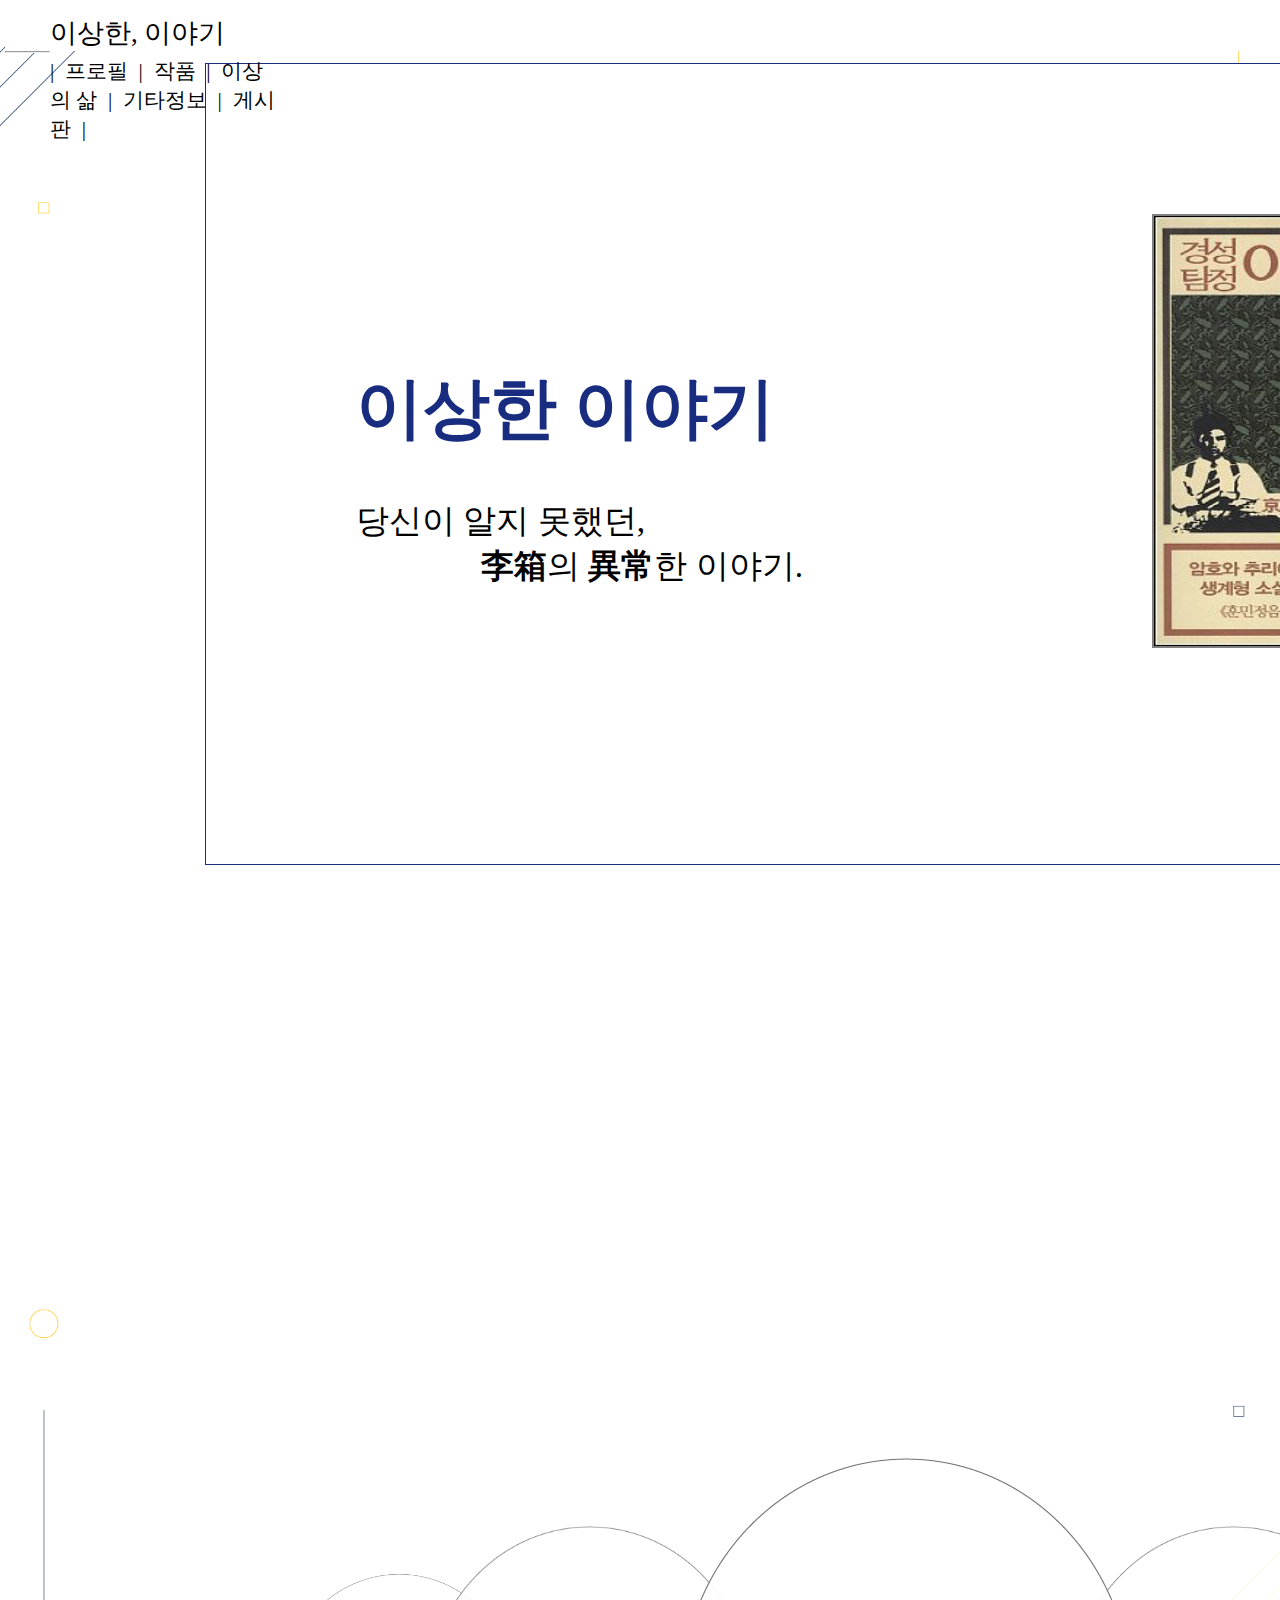
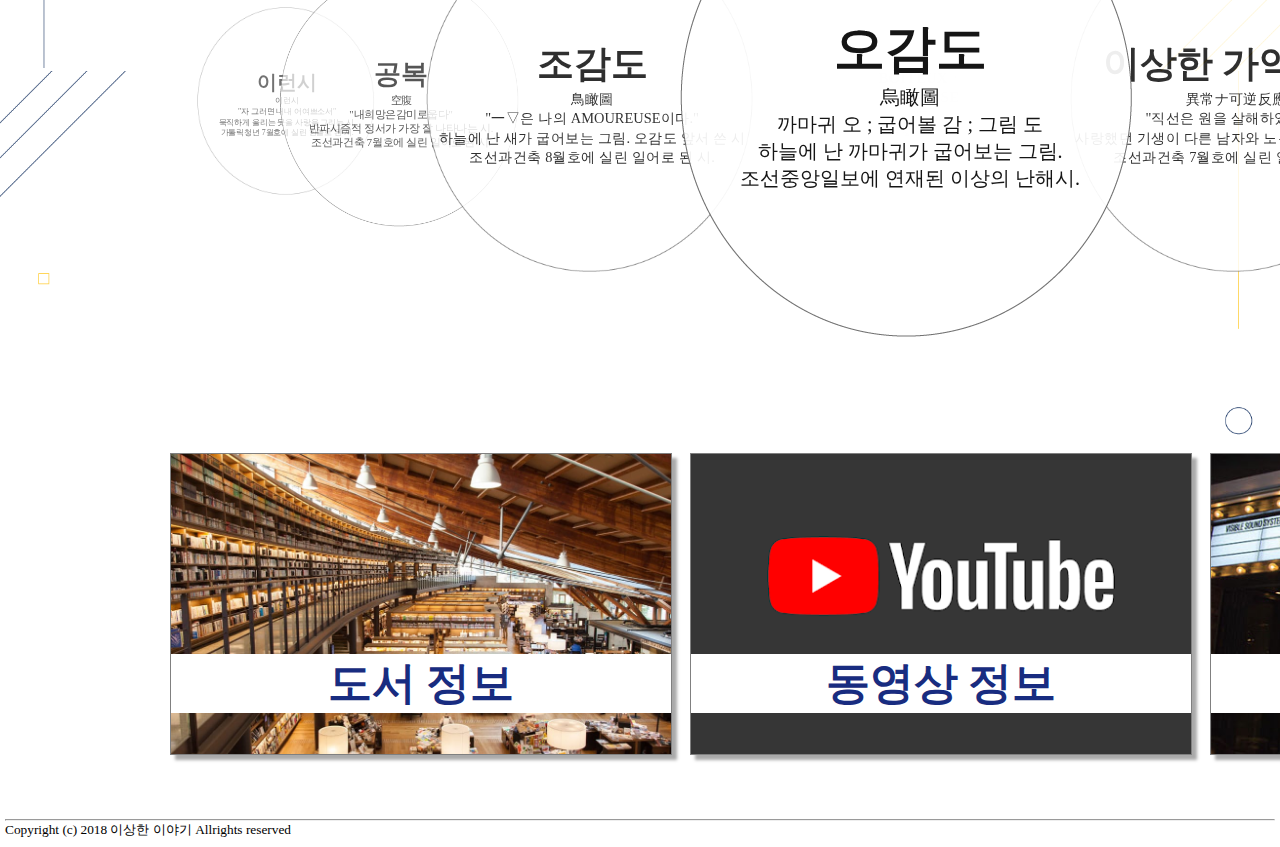
<file: index.html>
<!DOCTYPE html>
<html>
<head>
    <meta charset="utf-8" />
    <title>이상한 이야기</title>
    <script type="text/javascript" src="https://code.jquery.com/jquery-1.9.1.min.js"></script>
    <script type="text/javascript" src="js/TweenMax.min.js"></script>
    <script type="text/javascript" src="js/jquery.waterwheelCarousel.js"></script>
    <script type="text/javascript" src="index.js"></script>
    <link rel="stylesheet" href="css/index.css">
    <link rel="stylesheet" href="css/all.css">
    <link rel="stylesheet" type="text/css" href="css/waterwheelcarousel.css">
    <link rel="stylesheet" type="text/css" href="css/textAnimation.css">
    <!-- <link rel="stylesheet" href="index_flex.css" media="only screen and (min-width: 0px) and (max-width: 1400px)" rel="stylesheet"> -->
</head>
<body>
    <header id="head">
        <a href="index.html" id="header">이상한, 이야기</a>
        <!-- nav : 네비게이터 부분, 사이트 메뉴 -->
        <nav id="menu">|&nbsp;&nbsp;<a href="profile.html">프로필</a>&nbsp;&nbsp;|&nbsp;&nbsp;<a href="display.html">작품</a>&nbsp;&nbsp;|
          &nbsp;<a href="life.html">이상의 삶</a>&nbsp;&nbsp;|&nbsp;&nbsp;<a href="etc.html">기타정보</a>&nbsp;&nbsp;|&nbsp;&nbsp;<a href="board.html">게시판</a>&nbsp;&nbsp;|</nav>
    </header>
    <hr>

    <!-- main article -->
    <article id="main" title="홈 화면의 이미지와 한마디가 들어있는 article부분">
    <section>
        <div id="titleImg" class="fadeInRight animated">
            <img src="./img/1.jpg" alt="소개 사진" id="headImg">
            <br><br>
        </div>
    </section>
        <div id="title">
            <h1 style="font-size:50pt; color:rgb(24, 44, 128); font-weight: 900; display: block;" class="fadeInLeft animated" >이상한 이야기</h1>
            <span style="display: block;" class="fadeInUp animated">
            <pre>당신이 알지 못했던,
               <b>李箱</b>의 <b>異常</b>한 이야기.</pre>
            </span>
        </div>
    </article>

    <!-- 프로필 박스 article : 프로필로 넘어갈 수 있는 링크  -->
    <article id="profileBox">
      <section>
        <div id="profile">
            <img src="./img/2.jpg" alt="프로필 사진" id="profileImg">
        </div>
        <div id="profileText">
            <font id="profileTextHead">시대를 앞서나간 현대 한국문학계의 천재</font><br><br>
            <span style="display: block;" class="profileLine">"박제가 되어버린 천재를 아시오?"<br></span>
              <span style="display: block;" class="profileLine">29살이라는 젊은 나이에 세상을 떠난 이상,<br></span>
              <span style="display: block;" class="profileLine">그 짧은 생 조차도 그의 인생은 여우곡절이 많다.</span><br>
              <span style="display: block;" class="profileLine">박제가 되어버린 천재, 이상을 만나러 가자.</span>
            <a href="life.html" target="_self" id="esang"> > 이상의 삶 알아보러가기</a>
        </div>
      </section>
    </article>

    <!-- 작품 circle : 작품 메뉴로 넘어갈 수 있는 링크 -->
    <article id="poemCircle" >
        <div id="carousel">
          <div align="center" id="item-0">
            <a href="https://ko.wikisource.org/wiki/%EC%98%A4%EA%B0%90%EB%8F%84" target="_blank"><font class="poem">
                <font class="poemTitleHead">오감도</font>
                 <br><font style="font-family: 'Adobe 명조 std';">烏瞰圖</font>
                 <br> 까마귀 오 ; 굽어볼 감 ; 그림 도
                 <br>하늘에 난 까마귀가 굽어보는 그림.
                 <br>조선중앙일보에 연재된 이상의 난해시.
              </font></a>
          </div>
          <div id="item-1">
            <a href="https://ko.wikisource.org/wiki/%EC%9D%B4%EC%83%81%ED%95%9C_%EA%B0%80%EC%97%AD%EB%B0%98%EC%9D%91" target="_blank"><font class="poem">
              <font class="poemTitleHead">이상한 가역반응</font>
               <br><font style="font-family: 'Adobe 명조 std';">異常ナ可逆反應</font>
               <br> "직선은 원을 살해하였는가."
               <br> 사랑했던 기생이 다른 남자와 노는 것을 보고 쓴 시.
               <br> 조선과건축 7월호에 실린 일어로 된 시.
             </font></a>
            </div>
          <div id="item-2">
            <a href="https://ko.wikisource.org/wiki/%ED%8C%8C%ED%8E%B8%EC%9D%98_%EA%B2%BD%EC%B9%98" target="_blank"><font class="poem">
              <font class="poemTitleHead">파편의 경치</font>
               <br><font style="font-family: 'Adobe 명조 std';">破片ノ景色</font>
               <br> "나는하는수없이울었다"
               <br> 일본에 건너가 살 적 억압받던 이상의 시.
               <br> 조선과건축 7월호에 실린 일어로 된 시.
            </font></a>
          </div>
          <div id="item-3">
            <a href="https://ko.wikisource.org/wiki/%E2%96%BD%EC%9D%98_%EC%9C%A0%ED%9D%AC" target="_blank"><font class="poem">
              <font class="poemTitleHead">▽의 유희</font>
               <br><font style="font-family: 'Adobe 명조 std';">▽ノ遊戯</font>
               <br> "전보는아직오지아니하였다"
               <br> 전등 하나에서 파고들어가는 자아에 무관심한 사람들
               <br> 조선과건축 7월호에 실린 일어로 된 시.
               </font></a>
          </div>
          <div id="item-4">
            <a href="https://ko.wikisource.org/wiki/BOITEUX_BOITEUSE" target="_blank"><font class="poem">
              <font class="poemTitleHead">BOITEUXㆍBOITEUSE</font>
               <br><font style="font-family: 'Adobe 명조 std';"> ; 절음발이 </font>
               <br> "침묵은침묵이냐"
               <br> 기독교에 대한 비판적인 그의 생각.
               <br> 조선과건축 7월호에 실린 일어로 된 시.
              </font></a>
          </div>
          <div id="item-5">
            <a href="https://ko.wikisource.org/wiki/%EC%9D%B4%EB%9F%B0_%EC%8B%9C" target="_blank"><font class="poem">
              <font class="poemTitleHead">이런시</font>
               <br><font style="font-family: 'Adobe 명조 std';">이런시</font>
               <br> "자 그러면 내내 어여쁘소서"
               <br> 묵직하게 울리는 못올 사랑을 그리는 시.
               <br> 가톨릭청년 7월호에 실린 한글로 된 시.
            </font></a>
          </div>
          <div id="item-6">
            <a href="https://ko.wikisource.org/wiki/%EA%B3%B5%EB%B3%B5" target="_blank"><font class="poem">
              <font class="poemTitleHead">공복</font>
               <br><font style="font-family: 'Adobe 명조 std';">空腹</font>
               <br> "내희망은감미로웁다"
               <br> 반파시즘적 정서가 가장 잘 나타나는 시.
               <br> 조선과건축 7월호에 실린 일어로 된 시.
            </font></a>
          </div>
          <div id="item-7">
            <a href="https://ko.wikisource.org/wiki/%EC%A1%B0%EA%B0%90%EB%8F%84" target="_blank"><font class="poem">
              <font class="poemTitleHead">조감도</font>
               <br><font style="font-family: 'Adobe 명조 std';">鳥瞰圖</font>
               <br> "一▽은 나의 AMOUREUSE이다."
               <br> 하늘에 난 새가 굽어보는 그림. 오감도 앞서 쓴 시
               <br> 조선과건축 8월호에 실린 일어로 된 시.
            </font></a>
          </div>
        </div>
    </article>

    <!-- 기타정보 box : 도서, 동영상, 영화로 넘어갈 수 있는 링크 -->
    <article id="etc">
    <a href="etc.html" target="_self">
      <div class="etcBox" id="firstBox">
        <h3>도서 정보</h3>
      </div>
    </a>

    <a href="etc.html" target="_self">
      <div class="etcBox" id="secondBox">
        <h3>동영상 정보</h3>
      </div>
    </a>
    <a href="etc.html" target="_self">
      <div class="etcBox" id="thirdBox">
        <h3>영화 정보</h3>
      </div>
    </a>
    </article>
    <br>

    <footer id="fot"><hr>Copyright (c) 2018 이상한 이야기  Allrights reserved</footer>
</body>
</html>
</file>
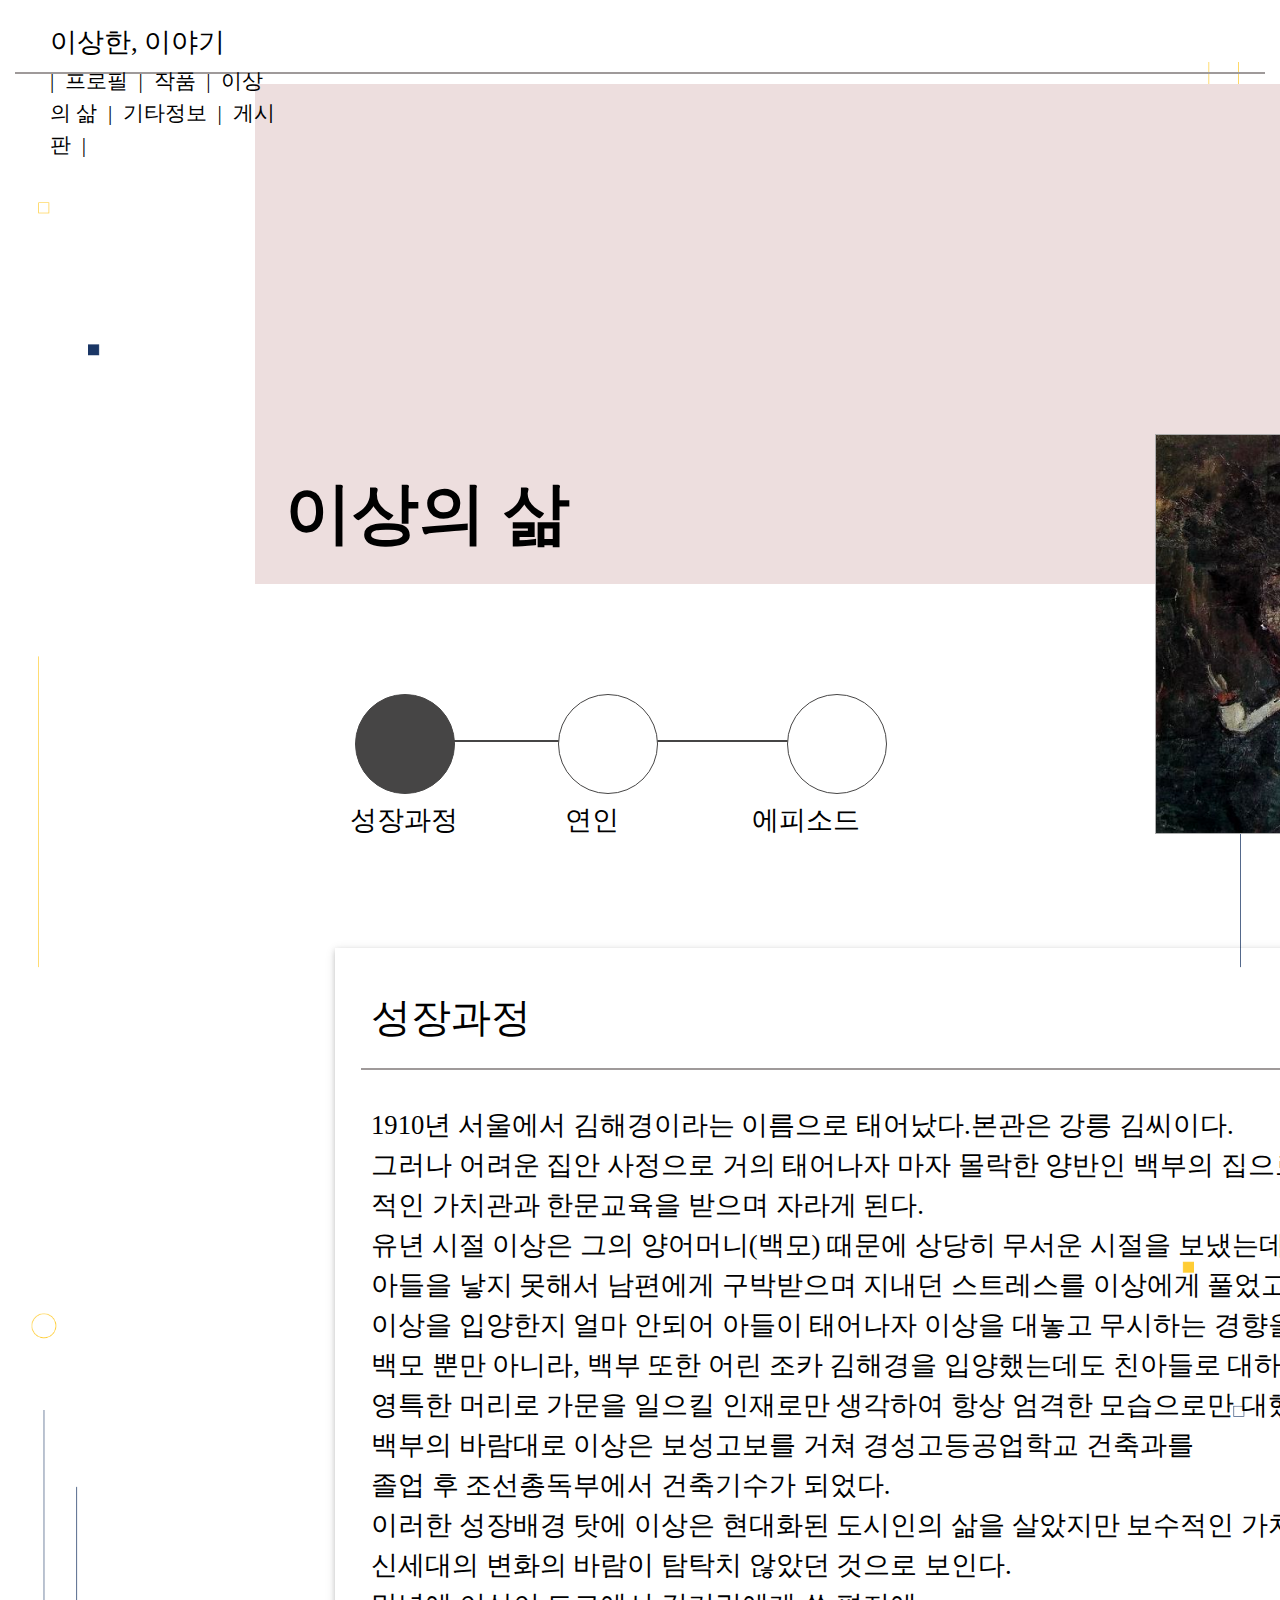
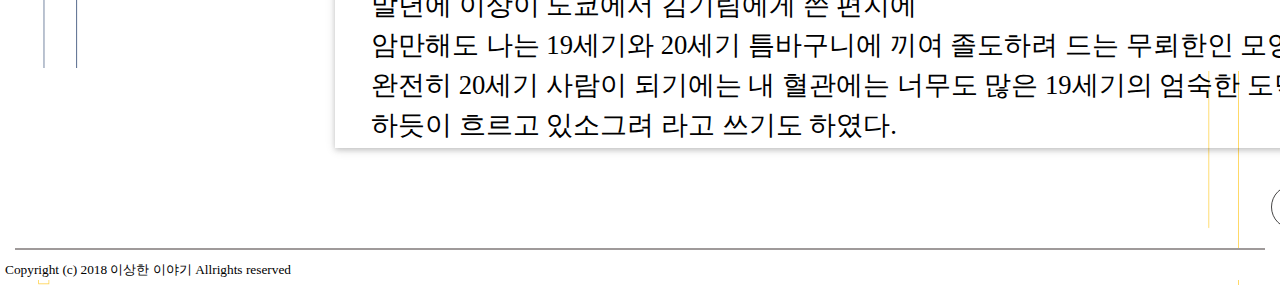
<file: life.html>
<!DOCTYPE html>
<html>
<head>
    <meta charset="utf-8" />
    <title>이상한 이야기</title>
    <link rel="stylesheet" href="https://www.w3schools.com/w3css/4/w3.css">
    <script type="text/javascript" src="https://code.jquery.com/jquery-1.9.1.min.js"></script>
    <script type="text/javascript" src="js/life.js"></script>
    <link rel="stylesheet" href="css/listAll.css">
    <link rel="stylesheet" href="css/all.css">
    <link rel="stylesheet" href="css/life.css">
    <link rel="stylesheet" type="text/css" href="css/textAnimation.css">
</head>
<body>
  <header id="head">
      <a href="index.html" id="header">이상한, 이야기</a>
      <!-- nav : 네비게이터 부분, 사이트 메뉴 -->
      <nav id="menu">|&nbsp;&nbsp;<a href="profile.html">프로필</a>&nbsp;&nbsp;|&nbsp;&nbsp;<a href="display.html">작품</a>&nbsp;&nbsp;|
        &nbsp;<a href="life.html">이상의 삶</a>&nbsp;&nbsp;|&nbsp;&nbsp;<a href="etc.html">기타정보</a>&nbsp;&nbsp;|&nbsp;&nbsp;<a href="board.html">게시판</a>&nbsp;&nbsp;|</nav>
  </header>
  <hr>

    <!-- top article -->
    <article id="top" title="페이지 상단">
      <div class="topTitle"><h1>이상의 삶</h1></div>
      <img src="img/2.jpg"  alt="" id="img" class="fadeInRight animated">
    </article>

    <!-- menu button -->
    <article id="menuBtns">
      <hr>
      <button class="btns displayBtnOn" id="growBtn" onclick="growBtn()"></button>
      <button class="btns" id="realationBtn" onclick="realationBtn()"></button>
      <button class="btns" id="episodeBtn" onclick="episodeBtn()"></button>
      <div class="btnstitle">
        성장과정 &nbsp;&nbsp;&nbsp;&nbsp;&nbsp;&nbsp;&nbsp;
        &nbsp;&nbsp;&nbsp;&nbsp;&nbsp;&nbsp;  연인 &nbsp;&nbsp;&nbsp;&nbsp;&nbsp;&nbsp;&nbsp;&nbsp;&nbsp;&nbsp;&nbsp;
        &nbsp;&nbsp;&nbsp;&nbsp;&nbsp;&nbsp; 에피소드
      </div>
    </article>

    <article class="lifeBox w3-panel w3-card">
      <div id="lifeHead">성장과정</div>
      <hr>
      <div id="lifeInner">뉴에삐요</div>
      </div>
      <a href="https://namu.wiki/w/%EC%9D%B4%EC%83%81(%EC%9E%91%EA%B0%80)" target="_blank"><button id="lifeBtn">나무 위키 링크</button></a>
    </article>

    <!-- <hr id="hrProfile"> -->

    <footer id="fot"><hr>Copyright (c) 2018 이상한 이야기  Allrights reserved</footer>
</body>
</html>
</file>
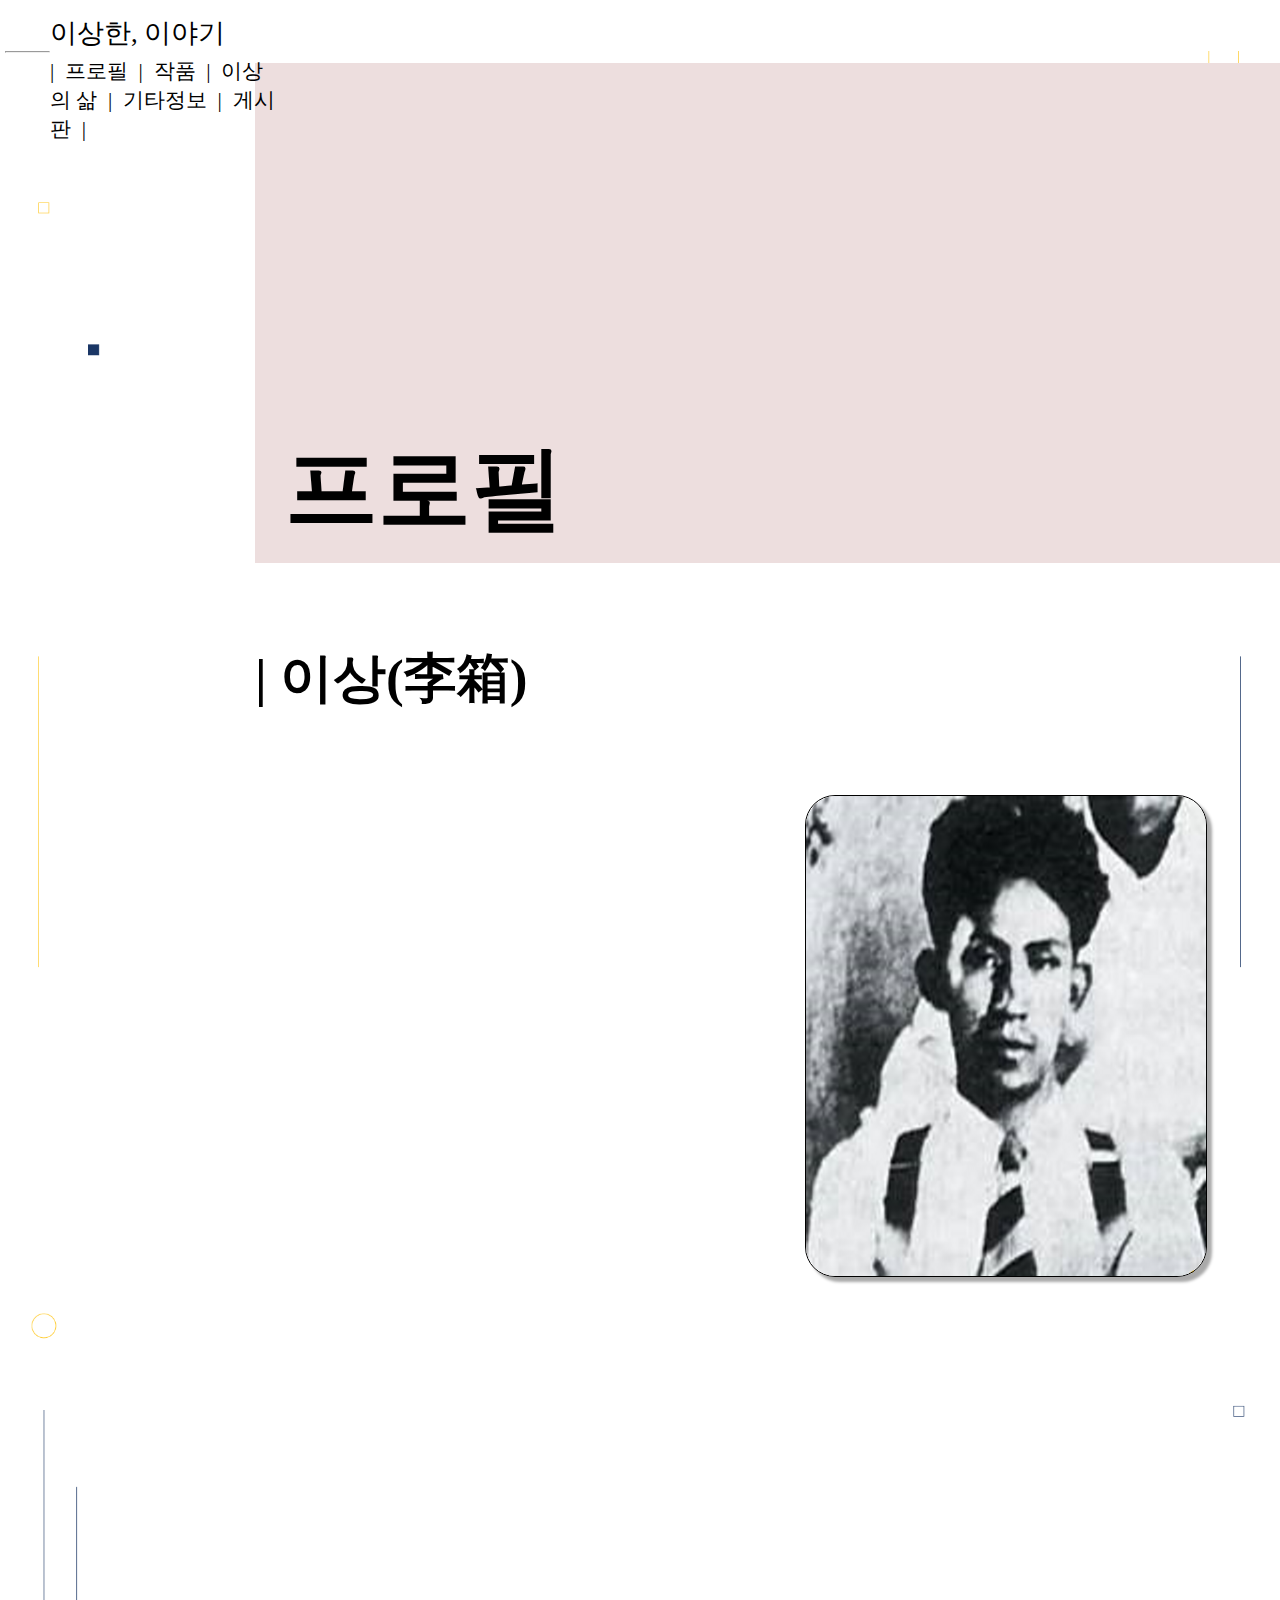
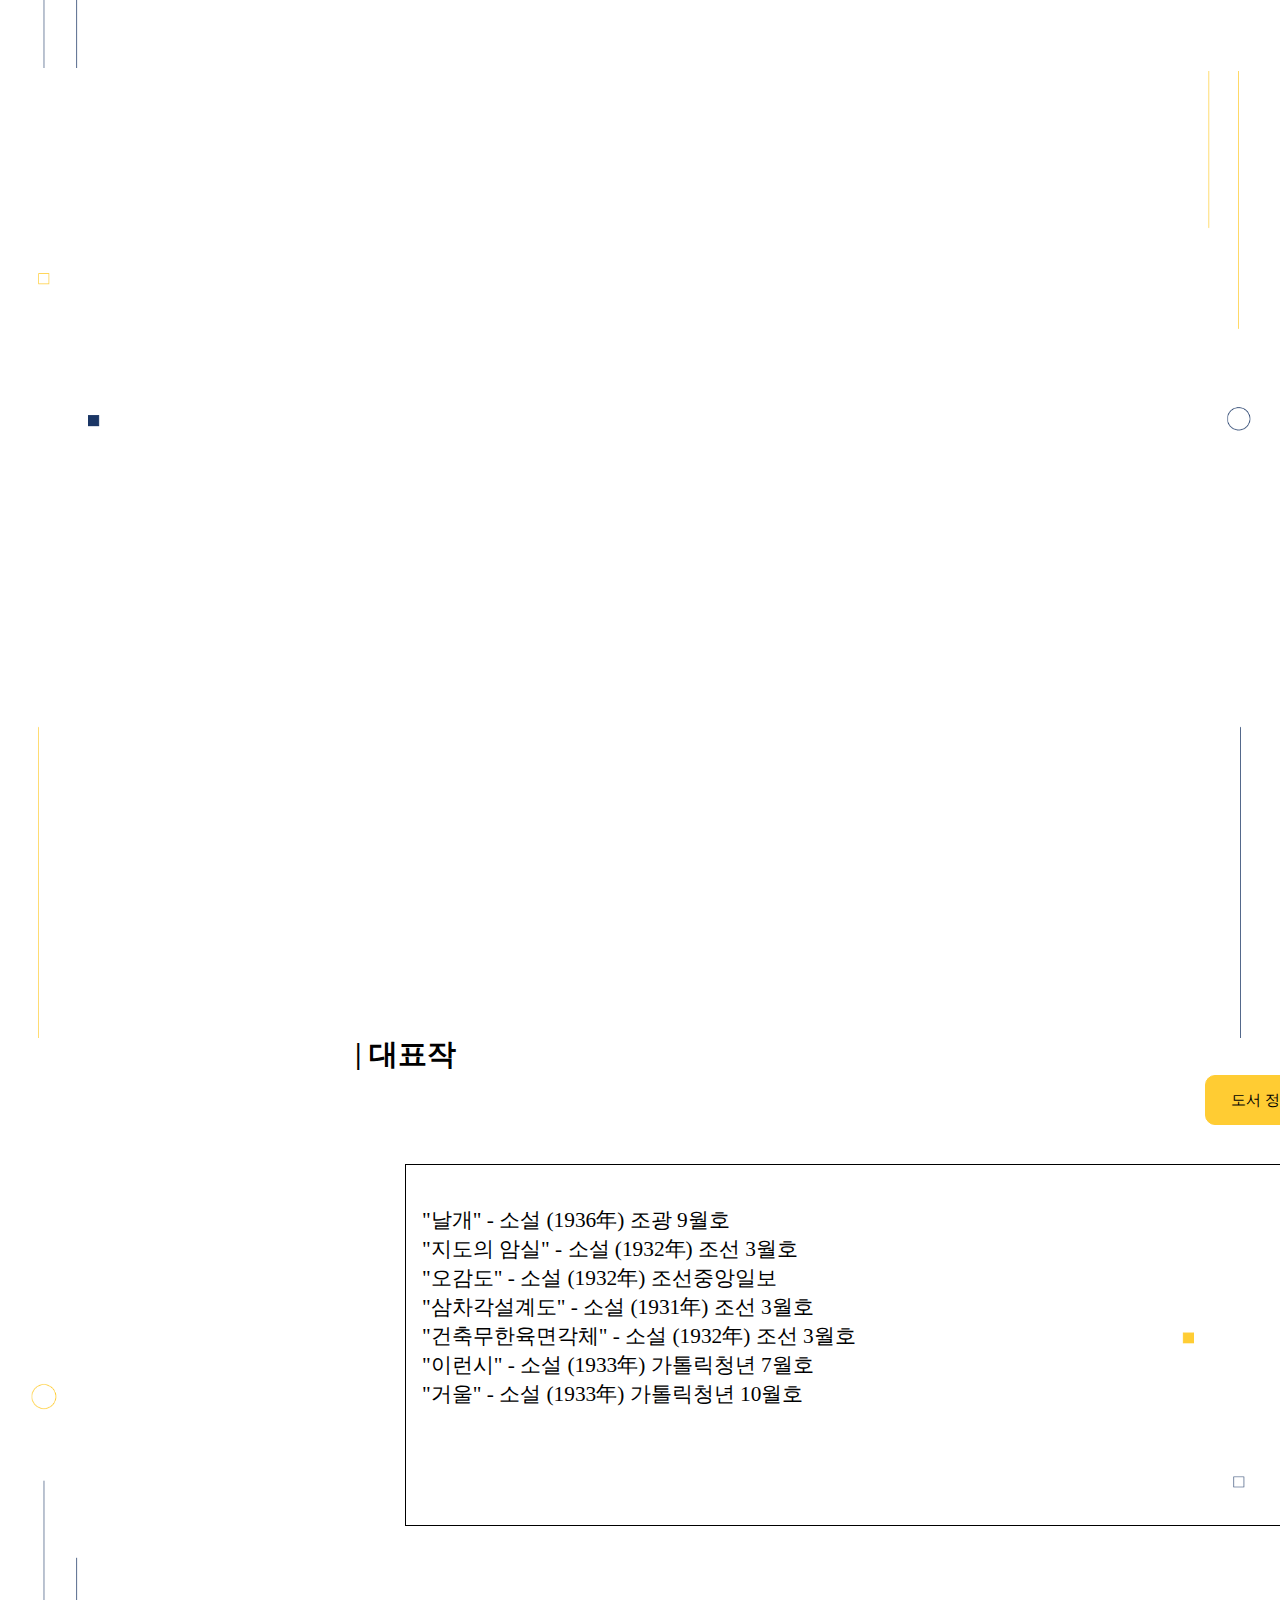
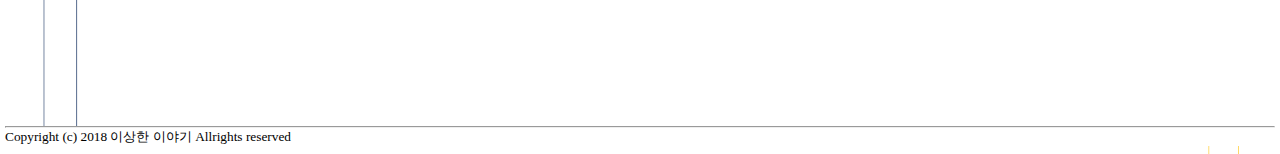
<file: profile.html>
<!DOCTYPE html>
<html>
<head>
    <meta charset="utf-8" />
    <title>이상한 이야기</title>
    <script type="text/javascript" src="https://code.jquery.com/jquery-1.9.1.min.js"></script>
    <script type="text/javascript" src="js/profile.js"></script>
    <link rel="stylesheet" href="css/listAll.css">
    <link rel="stylesheet" href="css/profile.css">
    <link rel="stylesheet" href="css/all.css">
    <link rel="stylesheet" type="text/css" href="css/textAnimation.css">
</head>
<body>
  <header id="head">
      <a href="index.html" id="header">이상한, 이야기</a>
      <!-- nav : 네비게이터 부분, 사이트 메뉴 -->
      <nav id="menu">|&nbsp;&nbsp;<a href="profile.html">프로필</a>&nbsp;&nbsp;|&nbsp;&nbsp;<a href="display.html">작품</a>&nbsp;&nbsp;|
        &nbsp;<a href="life.html">이상의 삶</a>&nbsp;&nbsp;|&nbsp;&nbsp;<a href="etc.html">기타정보</a>&nbsp;&nbsp;|&nbsp;&nbsp;<a href="board.html">게시판</a>&nbsp;&nbsp;|</nav>
  </header>
  <hr>

    <!-- top article -->
    <article id="top" title="페이지 상단">
      <div class="topTitle"><h1>프로필</h1></div>
    </article>
    <!-- <hr id="hrProfile"> -->

    <!-- profile article -->
    <article id="profile" title="프로필">
      <div id="profileName"><h1>| 이상(<b>李箱</b>)</h1></div>
      <section>
        <div id="profileImg"  style="border-radius:30px;">
          <img src="img/15.png" alt=""  width="400px" height="480px" style="border-radius:30px;">
        </div>
      </section>
      <section>
        <div class="profileList" id="profileIn">
          <h4>| 인적사항</h4>
          &nbsp;&nbsp;&nbsp;<font>출생-사망 | 1910.8.20 ~ 1937.4.17 <br>
          &nbsp;&nbsp;&nbsp;본명&nbsp;&nbsp;&nbsp;&nbsp;&nbsp;&nbsp;&nbsp;&nbsp;&nbsp;| 김해경<br>
          &nbsp;&nbsp;&nbsp;활동분야&nbsp;&nbsp;&nbsp;| 문학<br>
          &nbsp;&nbsp;&nbsp;출생지&nbsp;&nbsp;&nbsp;&nbsp;&nbsp; | 서울<br>
          &nbsp;&nbsp;&nbsp;주요작품&nbsp;&nbsp;&nbsp;| 《오감도》, 《날개》, 《봉별기》</font>
        </div>
      </section>
      <section>
        <div class="profileList" id="profileIntro">
          <h4>| 소개 </h4>
          &nbsp;&nbsp;&nbsp;<font>1910년 서울에서 김해경(金海卿)이라는 이름으로 태어났다.본관은 강릉 김씨이다.<br>
          &nbsp;&nbsp;&nbsp;이상은 전문용어와 외국어, 그리고 숫자 및 기호의 남발, <br>
          &nbsp;&nbsp;&nbsp;문법적으로 이해가 가지 않는 이상한 문장, 기존의 언어체계를 무시하는 기법 등,  <br>
          &nbsp;&nbsp;&nbsp;모더니즘에 입각한 아방가르드 문학의 대표적인 인물로,<br>
          &nbsp;&nbsp;&nbsp;그가 쓴 시는 아직까지도 '최신식' 이라는 평을 받고 있다. </font>
        </div>
      </section>
      <section>
        <div class="profileList">
          <h4>| 대표작 <a href="http://book.naver.com/search/search.nhn?sm=sta_hty.book&sug=&where=nexearch&query=%EC%9D%B4%EC%83%81" target="_blank"><button type="button" name="button" id="profileBtn">도서 정보 링크</button></a></h4>
          <div id="objectBox">
            &nbsp;&nbsp;&nbsp;"날개" - 소설 (1936年) 조광 9월호<br>
            &nbsp;&nbsp;&nbsp;"지도의 암실" - 소설 (1932年) 조선 3월호<br>
            &nbsp;&nbsp;&nbsp;"오감도" - 소설 (1932年) 조선중앙일보<br>
            &nbsp;&nbsp;&nbsp;"삼차각설계도" - 소설 (1931年) 조선 3월호<br>
            &nbsp;&nbsp;&nbsp;"건축무한육면각체" - 소설 (1932年) 조선 3월호<br>
            &nbsp;&nbsp;&nbsp;"이런시" - 소설 (1933年) 가톨릭청년 7월호<br>
            &nbsp;&nbsp;&nbsp;"거울" - 소설 (1933年) 가톨릭청년 10월호<br>
          </div>
        </div>
      </section>
    </article>

    <footer id="fot"><hr>Copyright (c) 2018 이상한 이야기  Allrights reserved</footer>
</body>
</html>
</file>
<file: returnPoem.html>
<!DOCTYPE html>
<html lang="en" dir="ltr">
  <head>
    <meta charset="utf-8">
    <title></title>
    <script type="text/javascript">
      function returnPoem(){
        var poem = document.getElementById('poem').value;
        var rePoem = poem.replace(/ /gi,"#");
        alert(rePoem);
        document.getElementById('txt').innerHTML = rePoem;
      }

      function spacePoem(){
          var poem = document.getElementById('poem2').value;
          var rePoem = poem.replace(/([#*.a-zA-Z0-9가-힣])/gi,"$1 ");
          alert(rePoem);
          document.getElementById('txt2').innerHTML = rePoem;
      }

    </script>
  </head>
  <body>
    <input type="text" id="poem">
    <button onclick="returnPoem()">입력</button>
    <br>
    <div id="txt"></div>
<br>
    <input type="text" id="poem2">
    <button onclick="spacePoem()">입력</button>
    <br>
    <div id="txt2"></div>
  </body>
</html>
</file>
<file: css/index.css>
@charset "UTF-8";
body{margin-left:5px; margin-right:5px; margin-top:0px; font-size:10pt; margin-top:0px; font-family: 'DX시인과나'; background-image: url(../img/bg7.png); background-size: 100%;}

/* <!-- main article --> */
#main{border: solid rgb(24, 44, 128) 1px; width:1500px; height:800px; margin: 10px 200px 0px 200px; position:absolute; z-index: -1;  background-color: rgb(255, 255, 255);}
#title{margin-left:150px; margin-top:300px; margin-bottom: 130px; font-family: 'Adobe 명조 std'; }
#titleImg{margin-top: 150px; margin-right:200px; float:right; }
#headImg{width:350px; height:430px; margin-left:20px; border: solid gray 2px; padding:0px;}

pre{font-size:25pt; font-family: 'Adobe 명조 std'; font-weight: 500;}

/* <!-- 프로필 박스 article : 프로필로 넘어갈 수 있는 링크  --> */
#profileBox{border: solid GRAY 0.3px; width:1020px; height:500px; margin-top: 750px;  background-color: white; position: absolute; opacity: 0;}
#profileImg{width:350px; height:380px; margin:60px; border: solid gray 3px; position: absolute;}
#profileText{margin: 85px 0px 0px 460px;  position: absolute; font-size: 16pt;}
#profileTextHead{font-size: 20pt; font-family: 'Adobe 명조 std'; font-weight: 700;}
#esang:link { color: GRAY; text-decoration: none;}
#esang:visited { color: GRAY; text-decoration: none;}
#esang:hover { color: black; text-decoration: none; font-weight: 600;}

/* <!-- 작품 circle : 작품 메뉴로 넘어갈 수 있는 링크 --> */
.poemTitleHead {font-size: 38pt; font-family: 'Adobe 명조 std'; font-weight: 700;}
.poem{font-size: 15pt; }
#carousel a{margin-right: 30px;}
#poemCircle{margin: 1400px 120px 0px 120px;}

/* <!-- 기타정보 box : 도서, 동영상, 영화로 넘어갈 수 있는 링크 --> */
.etcBox{border: 1px solid gray; width:500px; height: 300px; margin: 100px 0px 50px 150px; position: absolute; background-color: white; font-size: 28pt; text-align: center; color: rgb(24, 44, 128); box-shadow: 5px 5px 3px #aaaaaa;}
.etcBox h3{margin-top: 200px; background-color:white; }
.etcBox:hover{opacity: 0.3;border: 1px solid gray; width:500px; height: 300px; margin: 150px 0px 50px 150px; position: absolute; background-color: white; color: rgb(24, 44, 128); box-shadow: 5px 5px 3px #aaaaaa;}
#firstBox{left:20px; background-image: url(../img/library.jpg); background-size: 100%;}
#secondBox{left:540px; background-image: url(../img/youtube.png); background-size: 100%;}
#thirdBox{left:1060px; background-image: url(../img/cinema.jpg); background-size: 100%;}

/* footer */
#fot {margin: 450px 0px 0px 0px; background-color: rgb(255, 255, 255);}
</file>
<file: css/all.css>
@charset "UTF-8";
/* 공통적용 css */
@font-face {
  font-family: 'DX시인과나';
  src: url(C:\windows\fonts\dxpnm-kscpc-euc-h.ttf) format('truetype');
}
@font-face {
  font-family: 'Adobe 명조 std';
  src: url(C:\windows\fonts\adobemyungjostd-medium.otf) format('truetype');
}

/* header와 메뉴바 */
#header{font-size: 20pt; }
#menu{font-weight: 500; float: right; padding-right:1000px; font-size:16pt; padding-top:5px; font-family: 'Adobe 명조 std';}
#head{ padding: 15px 0px 0px 45px; background-color: white; }
hr{margin:0px;}
a:link { color: black; text-decoration: none;}
a:visited { color: black; text-decoration: none; display: inline-block;;}
a:hover { color: black; text-decoration: none; }
</file>
<file: css/waterwheelcarousel.css>
#carousel{
  padding-top: 0px;
  position: relative;
  width :1600px;
  height:500px;
  overflow:hidden;
}
/*body {
  font-family: 'Noto Sans CJK KR';
}*/
#carousel div {
  visibility:hidden; /* hide images until carousel can handle them */
  cursor:pointer; /* otherwise it's not as obvious items can be clicked */
  background-image: url('../img/3.png');
  width:490px;
  background-repeat: no-repeat;
  height:490px;
  text-align:center;
  display: flex;
  align-items: center;
  justify-content: center;
}
</file>
<file: css/listAll.css>
@charset "UTF-8";
@font-face {
  font-family: 'DX시인과나';
  src: url(C:\windows\fonts\dxpnm-kscpc-euc-h.ttf) format('truetype');
}
@font-face {
  font-family: 'Adobe 명조 std';
  src: url(C:\windows\fonts\adobemyungjostd-medium.otf) format('truetype');
}
body{margin-left:5px; margin-right:5px; margin-top:0px; font-size:10pt; margin-top:0px; font-family: 'DX시인과나'; background-image: url(../img/profileBg.png); background-size: 100%;}

#top{ width:1400px; height:500px; margin: 10px 250px 0px 250px; position:relative; z-index: -1; background-color: #eddede;}
#hrProfile{width:1400px;  margin: 0px 200px 0px 200px;}
.topTitle{ font-family: 'Adobe 명조 std'; font-size: 35pt; padding: 300px 0px 0px 30px; }

/* footer */
#fot {margin: 20px 0px 0px 0px; background-color: rgb(255, 255, 255);  }
</file>
<file: css/life.css>
@charset "UTF-8";

#top #img{width:350px; height: 400px; position: absolute; top:350px; left:900px;border: solid rgb(172, 172, 172) 1px;}

/* <!-- menu button --> */
#menuBtns{margin: 110px 0px 50px 350px;}
.btns{border: solid rgb(70, 69, 69) 1px; border-radius: 100px; width: 100px; height: 100px; z-index: 5; background-color: white;}
.displayBtnOn{border: solid rgb(70, 69, 69) 1px; border-radius: 100px; width: 100px; height: 100px; z-index: 5; background-color: rgb(70, 69, 69);}
#menuBtns hr{position: absolute; top:730px; left:400px; width: 450px; z-index: -1; border: solid rgb(70, 69, 69) 1px;}
#realationBtn{margin-left: 100px;}
#episodeBtn{margin-left: 125px;}
.btnstitle{ position: absolute; top:800px; left:350px; font-size: 20pt;}

.lifeBox{width:1200px; height: 800px; margin: 150px 200px 50px 330px; font-size: 20pt;}
#lifeHead{margin: 40px 20px 20px 20px; font-size: 30pt;}
#lifeInner{margin: 35px 20px 20px 20px;}
#lifeBtn{margin: 20px 0px 20px 920px; border: solid rgb(70, 69, 69) 1px; border-radius: 50px; font-size: 13pt; padding: 8px; padding-left: 50px; padding-right: 50px;font-family: 'Adobe 명조 std'; background-color: white;}

.topTitle h1{ font-family: 'Adobe 명조 std'; font-size: 50pt; padding: 70px 0px 0px 0px; font-weight: 700;}
#header{font-size: 20pt; font-family: 'DX시인과나';}
nav#menu{font-weight: 500; float: right; padding-right:1000px; font-size:16pt; padding-top:4px; font-family: 'Adobe 명조 std';}
hr{margin:10px; border: solid rgb(159, 154, 154) 0.4px;}
#head{ padding: 22px 0px 0px 45px; background-color: white; }
body{margin: 0px 5px 5px 5px;}
#fot {margin: 100px 0px 0px 0px;background-color: rgb(255, 255, 255);}
</file>
<file: css/profile.css>
@charset "UTF-8";

#profile{margin: 80px 250px 0px 250px;}
#profileName{font-family: 'Adobe 명조 std'; font-size: 20pt; }

#profileImg{border: solid black 1px; width:400px; height:480px; margin: 80px 550px 200px 550px; box-shadow: 5px 5px 3px #aaaaaa;}

.profileList{font-family: 'Adobe 명조 std'; font-size: 22pt;  margin: 0px 0px 200px 100px; }
#objectBox{border: solid black 1px; width:1100px; height:320px; font-size: 16pt; padding-top: 40px; margin-left: 50px;}

#profileBtn{border: solid #ffcc33 1px; width:150px; height:50px; margin-left: 850px; background-color: #ffcc33; border-radius: 10px; font-size: 11pt;}
#profileBtn:hover {border: solid #ffcc33 1px; width:150px; height:50px; margin-left: 850px; background-color: rgb(255,204,51,0.4); border-radius: 10px; font-size: 11pt; }

#profileIn, #profileIntro{opacity: 0;}
</file>
